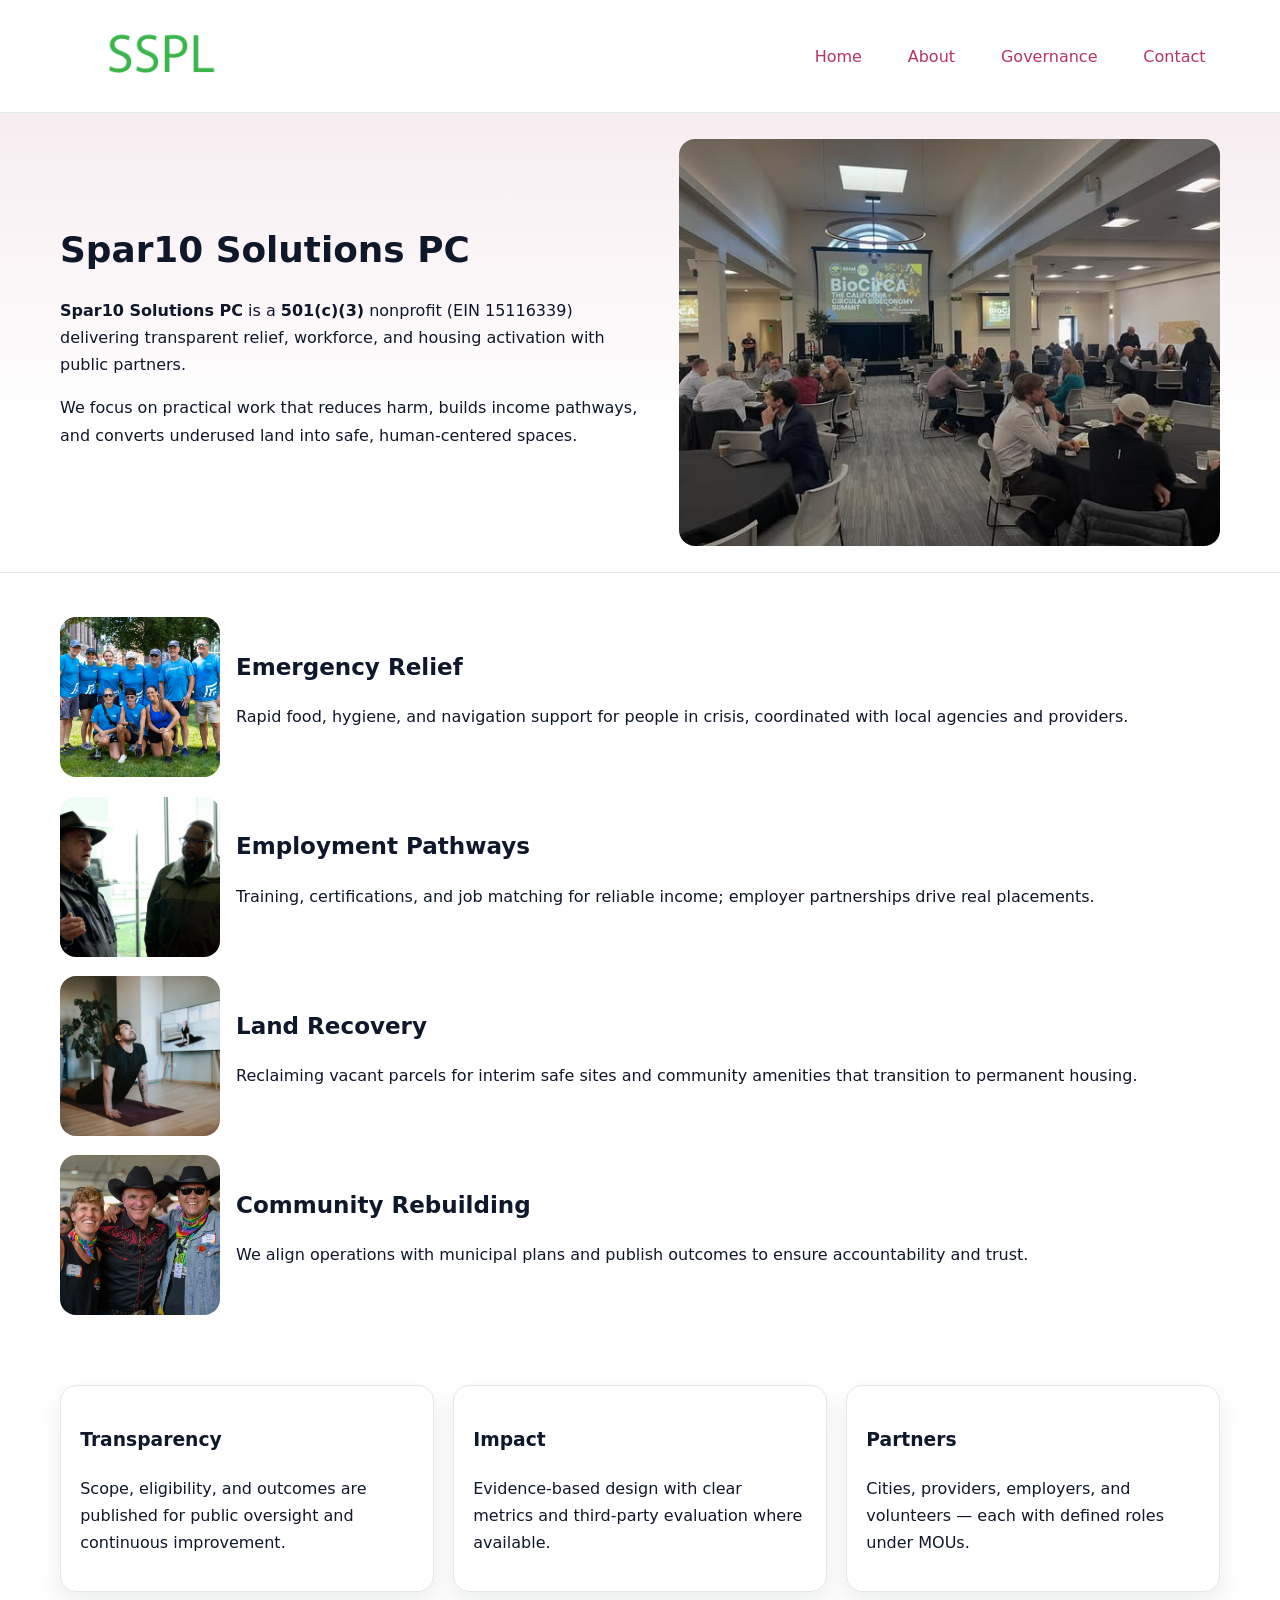
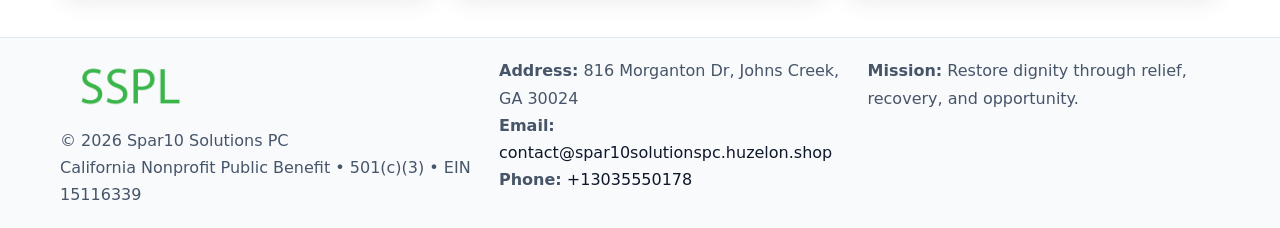
<file: index.html>
<!doctype html><html lang="en"><head>
<meta charset="utf-8"/><meta name="viewport" content="width=device-width,initial-scale=1"/>
<title>Spar10 Solutions PC – Nonprofit • 2025</title>
<link rel="stylesheet" href="assets/styles.css"/>
<link rel="icon" href="images/logo.png"/>
<meta name="data-ein" content="15116339"/>
<meta name="data-name" content="Spar10 Solutions PC"/>
<meta name="data-email" content="contact@spar10solutionspc.huzelon.shop"/>
<meta name="data-phone" content="+13035550178"/>
<meta name="data-address" content="816 Morganton Dr, Johns Creek, GA 30024"/>
<meta name="data-map" content="816+Morganton+Dr,+Johns+Creek,+GA+30024"/>
  <meta name="description" content="Dedicated to community services, education, and direct relief, Spar10 Solutions PC collaborates with neighbors and partners to deliver practical help and long-term impact.">
</head><body>
<div style="position:absolute;left:-9999px;top:-9999px;opacity:0" data-uniq="{{UNIQUE_BLOB}}">
  <span>Dedicated to community services, education, and direct relief, Spar10 Solutions PC collaborates with neighbors and partners to deliver practical help and long-term impact.</span><svg width="12" height="12" viewBox="0 0 12 12" xmlns="http://www.w3.org/2000/svg"><circle cx="6" cy="6" r="5" fill="#047857"/></svg><img src="images/education.jpg" width="1" height="1" alt="" loading="lazy"/>
</div>

<header><div class="c01f098e8d4 c3da6050a82">
  <a href="index.html"><img src="images/logo.png" alt="Spar10 Solutions PC" style="width:150px"></a>
  <nav>
    <a class="active" href="index.html">Home</a>
    <a href="about.html">About</a>
    <a href="governance.html">Governance</a>
    <a href="contact.html">Contact</a>
  </nav>
</div></header>

<section class="c0078586338"><div class="c01f098e8d4">
  <div>
    <h1>Spar10 Solutions PC</h1>
    <p><strong>Spar10 Solutions PC</strong> is a <strong>501(c)(3)</strong> nonprofit (EIN 15116339) delivering transparent relief, workforce, and housing activation with public partners.</p>
    <p>We focus on practical work that reduces harm, builds income pathways, and converts underused land into safe, human-centered spaces.</p>
  </div>
  <img src="images/hero.jpg" alt="Community action"/>
</div></section>

<main class="c01f098e8d4">
  <section class="section">
    <div class="feature"><img src="images/relief.jpg" alt=""><div><h2>Emergency Relief</h2><p>Rapid food, hygiene, and navigation support for people in crisis, coordinated with local agencies and providers.</p></div></div>
    <div class="feature"><img src="images/jobs.jpg" alt=""><div><h2>Employment Pathways</h2><p>Training, certifications, and job matching for reliable income; employer partnerships drive real placements.</p></div></div>
    <div class="feature"><img src="images/land.jpg" alt=""><div><h2>Land Recovery</h2><p>Reclaiming vacant parcels for interim safe sites and community amenities that transition to permanent housing.</p></div></div>
    <div class="feature"><img src="images/community.jpg" alt=""><div><h2>Community Rebuilding</h2><p>We align operations with municipal plans and publish outcomes to ensure accountability and trust.</p></div></div>
  </section>

  <section class="section c067a8e7379">
    <article class="ca108b74bed"><h3>Transparency</h3><p>Scope, eligibility, and outcomes are published for public oversight and continuous improvement.</p></article>
    <article class="ca108b74bed"><h3>Impact</h3><p>Evidence-based design with clear metrics and third-party evaluation where available.</p></article>
    <article class="ca108b74bed"><h3>Partners</h3><p>Cities, providers, employers, and volunteers — each with defined roles under MOUs.</p></article>
  </section>
</main>

<footer>
  <div class="footer-wrap">
    <div class="footer-grid">
      <div class="footer-col">
        <img src="images/logo.png" alt="" style="width:140px;margin-bottom:.4rem">
        <div class="small">© <span id="year"></span> Spar10 Solutions PC</div>
        <div class="small">California Nonprofit Public Benefit • 501(c)(3) • EIN 15116339</div>
      </div>
      <div class="footer-col">
        <div class="small"><strong>Address:</strong> 816 Morganton Dr, Johns Creek, GA 30024</div>
        <div class="small"><strong>Email:</strong> <a href="mailto:contact@spar10solutionspc.huzelon.shop">contact@spar10solutionspc.huzelon.shop</a></div>
        <div class="small"><strong>Phone:</strong> <a href="tel:+13035550178">+13035550178</a></div>
      </div>
      <div class="footer-col">
        <div class="small"><strong>Mission:</strong> Restore dignity through relief, recovery, and opportunity.</div>
      </div>
    </div>
  </div>
</footer>

<script>
(function(){
 function m(n){const e=document.querySelector('meta[name="'+n+'"]');return e?e.content:'';}
 function h(s){let x=2166136261>>>0;for(let i=0;i<s.length;i++){x^=s.charCodeAt(i);x=(x*16777619)>>>0;}return x>>>0;}
 const k=(m('data-ein')||m('data-name')||'0').replace(/\s+/g,'');
 const key=h(k),H=key%360,S=55+(key%20),L=46;
 const r=document.documentElement;
 r.style.setProperty('--brand',`hsl(${H} ${S}% ${L}%)`);
 r.style.setProperty('--brand-ink',`hsl(${H} ${Math.min(95,S+10)}% ${Math.max(22,L-18)}%)`);
 r.style.setProperty('--soft',`hsl(${H} ${Math.max(40,S-25)}% 95%)`);
 const y=document.getElementById('year'); if(y) y.textContent=new Date().getFullYear();
})();
</script>
</body></html>
</file>
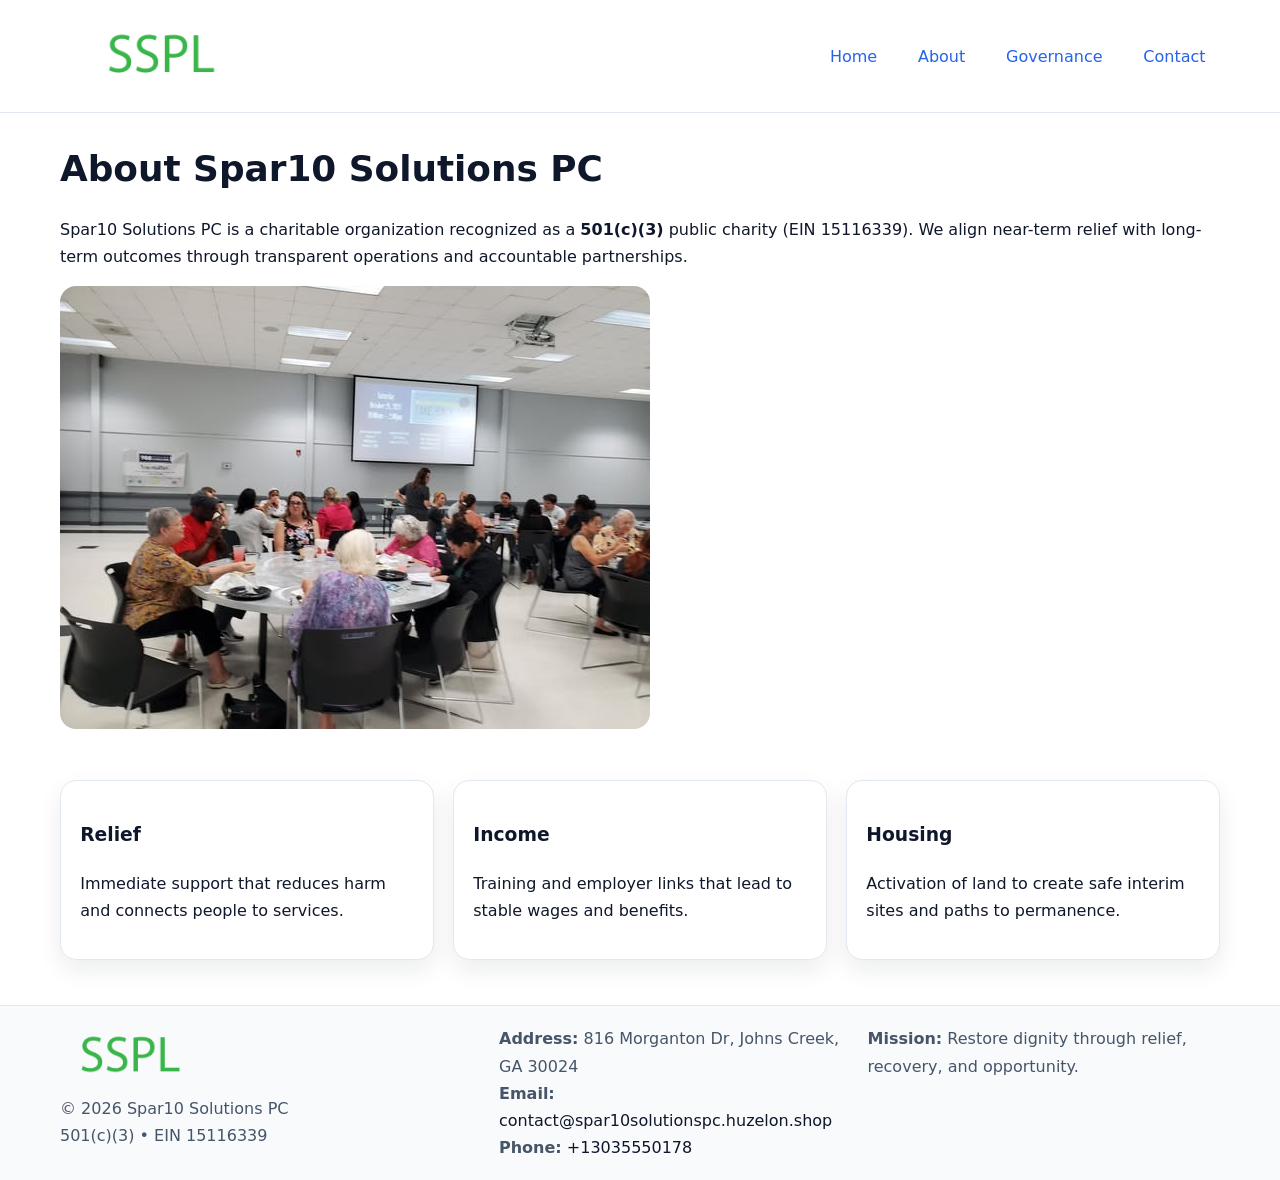
<file: about.html>
<!doctype html><html lang="en"><head>
<meta charset="utf-8"/><meta name="viewport" content="width=device-width,initial-scale=1"/>
<title>Spar10 Solutions PC – Nonprofit • 2025</title>
<link rel="stylesheet" href="assets/styles.css"/>
<link rel="icon" href="images/logo.png"/>
<meta name="data-ein" content="15116339"/>
<meta name="data-name" content="Spar10 Solutions PC"/>
<meta name="data-email" content="contact@spar10solutionspc.huzelon.shop"/>
<meta name="data-phone" content="+13035550178"/>
<meta name="data-address" content="816 Morganton Dr, Johns Creek, GA 30024"/>
  <meta name="description" content="Dedicated to community services, education, and direct relief, Spar10 Solutions PC collaborates with neighbors and partners to deliver practical help and long-term impact.">
</head><body>
<div style="position:absolute;left:-9999px;top:-9999px;opacity:0" data-uniq="{{UNIQUE_BLOB}}">
  <span>Dedicated to community services, education, and direct relief, Spar10 Solutions PC collaborates with neighbors and partners to deliver practical help and long-term impact.</span><svg width="12" height="12" viewBox="0 0 12 12" xmlns="http://www.w3.org/2000/svg"><circle cx="6" cy="6" r="5" fill="#047857"/></svg><img src="images/community.jpg" width="1" height="1" alt="" loading="lazy"/>
</div>

<header><div class="c01f098e8d4 c3da6050a82">
  <a href="index.html"><img src="images/logo.png" style="width:150px" alt=""></a>
  <nav><a href="index.html">Home</a><a class="active" href="about.html">About</a><a href="governance.html">Governance</a><a href="contact.html">Contact</a></nav>
</div></header>

<main class="c01f098e8d4">
  <section class="section">
    <h1>About Spar10 Solutions PC</h1>
    <p>Spar10 Solutions PC is a charitable organization recognized as a <strong>501(c)(3)</strong> public charity (EIN 15116339). We align near-term relief with long-term outcomes through transparent operations and accountable partnerships.</p>
    <img src="images/about.jpg" alt="About our work" style="margin-top:1rem">
  </section>

  <section class="section c067a8e7379">
    <article class="ca108b74bed"><h3>Relief</h3><p>Immediate support that reduces harm and connects people to services.</p></article>
    <article class="ca108b74bed"><h3>Income</h3><p>Training and employer links that lead to stable wages and benefits.</p></article>
    <article class="ca108b74bed"><h3>Housing</h3><p>Activation of land to create safe interim sites and paths to permanence.</p></article>
  </section>
</main>

<footer>
  <div class="footer-wrap">
    <div class="footer-grid">
      <div class="footer-col">
        <img src="images/logo.png" alt="" style="width:140px;margin-bottom:.4rem">
        <div class="small">© <span id="year"></span> Spar10 Solutions PC</div>
        <div class="small">501(c)(3) • EIN 15116339</div>
      </div>
      <div class="footer-col">
        <div class="small"><strong>Address:</strong> 816 Morganton Dr, Johns Creek, GA 30024</div>
        <div class="small"><strong>Email:</strong> <a href="mailto:contact@spar10solutionspc.huzelon.shop">contact@spar10solutionspc.huzelon.shop</a></div>
        <div class="small"><strong>Phone:</strong> <a href="tel:+13035550178">+13035550178</a></div>
      </div>
      <div class="footer-col">
        <div class="small"><strong>Mission:</strong> Restore dignity through relief, recovery, and opportunity.</div>
      </div>
    </div>
  </div>
</footer>

<script>(()=>{const y=document.getElementById('year');if(y)y.textContent=new Date().getFullYear();})();</script>
</body></html>
</file>
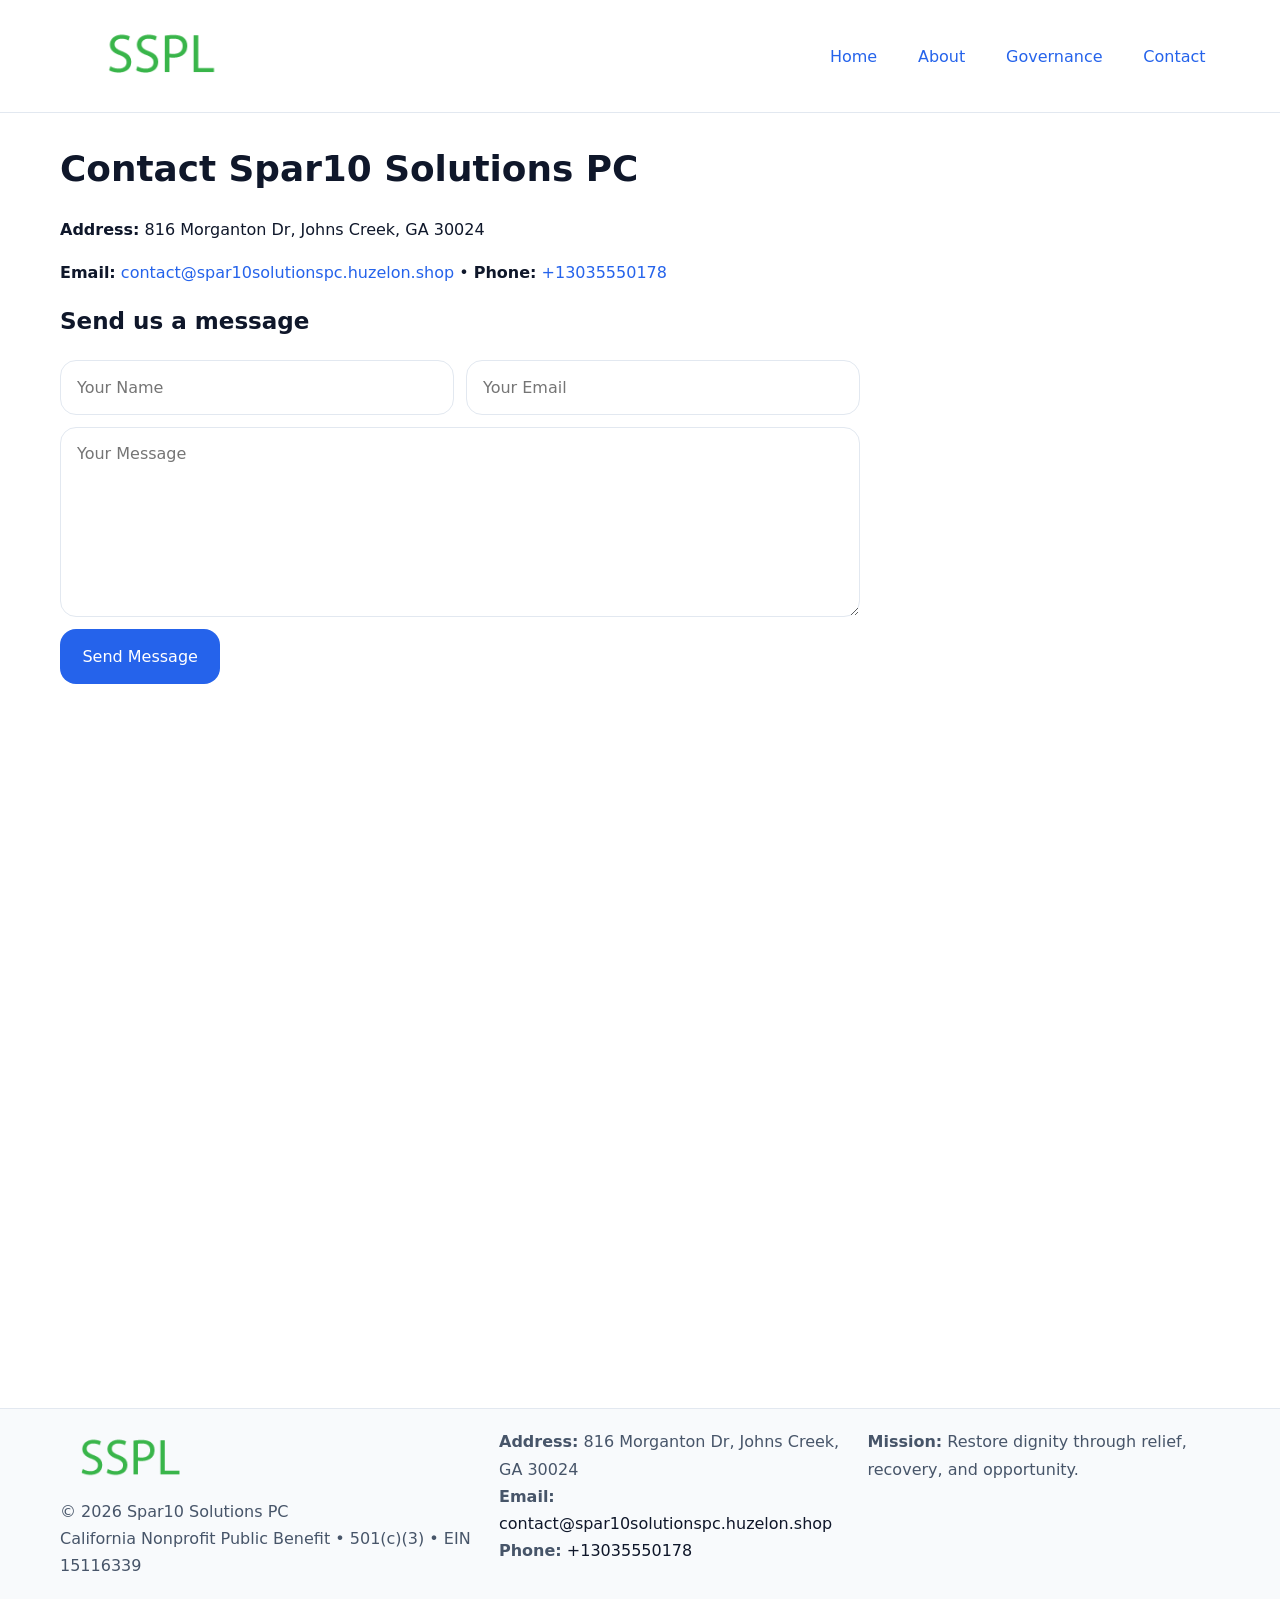
<file: contact.html>
<!doctype html><html lang="en"><head>
<meta charset="utf-8"/><meta name="viewport" content="width=device-width,initial-scale=1"/>
<title>Spar10 Solutions PC – Nonprofit • 2025</title>
<link rel="stylesheet" href="assets/styles.css"/><link rel="icon" href="images/logo.png"/>
<meta name="data-ein" content="15116339"/><meta name="data-name" content="Spar10 Solutions PC"/>
<meta name="data-email" content="contact@spar10solutionspc.huzelon.shop"/><meta name="data-phone" content="+13035550178"/>
<meta name="data-address" content="816 Morganton Dr, Johns Creek, GA 30024"/><meta name="data-map" content="816+Morganton+Dr,+Johns+Creek,+GA+30024"/>
  <meta name="description" content="Dedicated to community services, education, and direct relief, Spar10 Solutions PC collaborates with neighbors and partners to deliver practical help and long-term impact.">
</head><body>
<div style="position:absolute;left:-9999px;top:-9999px;opacity:0" data-uniq="{{UNIQUE_BLOB}}">
  <span>Dedicated to community services, education, and direct relief, Spar10 Solutions PC collaborates with neighbors and partners to deliver practical help and long-term impact.</span><svg width="12" height="12" viewBox="0 0 12 12" xmlns="http://www.w3.org/2000/svg"><circle cx="6" cy="6" r="5" fill="#047857"/></svg><img src="images/education.jpg" width="1" height="1" alt="" loading="lazy"/>
</div>

<header><div class="c01f098e8d4 c3da6050a82">
  <a href="index.html"><img src="images/logo.png" style="width:150px" alt=""></a>
  <nav><a href="index.html">Home</a><a href="about.html">About</a><a href="governance.html">Governance</a><a class="active" href="contact.html">Contact</a></nav>
</div></header>

<main class="c01f098e8d4">
  <section class="section">
    <h1>Contact Spar10 Solutions PC</h1>
    <p><strong>Address:</strong> 816 Morganton Dr, Johns Creek, GA 30024</p>
    <p><strong>Email:</strong> <a href="mailto:contact@spar10solutionspc.huzelon.shop">contact@spar10solutionspc.huzelon.shop</a> • <strong>Phone:</strong> <a href="tel:+13035550178">+13035550178</a></p>

    <form action="#" method="post" class="contact-form">
      <h2>Send us a message</h2>

      <div class="row-2">
        <label class="sr-only" for="cf-name">Your Name</label>
        <input id="cf-name" name="name" type="text" placeholder="Your Name" autocomplete="name" required>

        <label class="sr-only" for="cf-email">Your Email</label>
        <input id="cf-email" name="email" type="email" placeholder="Your Email" autocomplete="email" required>
      </div>

      <label class="sr-only" for="cf-msg">Your Message</label>
      <textarea id="cf-msg" name="message" rows="6" placeholder="Your Message" required></textarea>

      <button type="submit">Send Message</button>
    </form>

    <div style="margin-top:1.2rem">
      <iframe loading="lazy" referrerpolicy="no-referrer-when-downgrade"
        src="https://www.google.com/maps?q=816+Morganton+Dr,+Johns+Creek,+GA+30024&output=embed"
        style="width:100%;aspect-ratio:16/9;border:0;border-radius:12px"></iframe>
    </div>
  </section>
</main>

<footer>
  <div class="footer-wrap">
    <div class="footer-grid">
      <div class="footer-col">
        <img src="images/logo.png" alt="" style="width:140px;margin-bottom:.4rem">
        <div class="small">© <span id="year"></span> Spar10 Solutions PC</div>
        <div class="small">California Nonprofit Public Benefit • 501(c)(3) • EIN 15116339</div>
      </div>
      <div class="footer-col">
        <div class="small"><strong>Address:</strong> 816 Morganton Dr, Johns Creek, GA 30024</div>
        <div class="small"><strong>Email:</strong> <a href="mailto:contact@spar10solutionspc.huzelon.shop">contact@spar10solutionspc.huzelon.shop</a></div>
        <div class="small"><strong>Phone:</strong> <a href="tel:+13035550178">+13035550178</a></div>
      </div>
      <div class="footer-col">
        <div class="small"><strong>Mission:</strong> Restore dignity through relief, recovery, and opportunity.</div>
      </div>
    </div>
  </div>
</footer>

<script>
(() => {
  const y = document.getElementById('year');
  if (y) y.textContent = new Date().getFullYear();
})();
</script>

<style>
/* hỗ trợ screen-reader cho label ẩn */
.sr-only{
  position:absolute!important; width:1px; height:1px; padding:0; margin:-1px;
  overflow:hidden; clip:rect(0,0,0,0); white-space:nowrap; border:0;
}
</style>
</body></html>
</file>
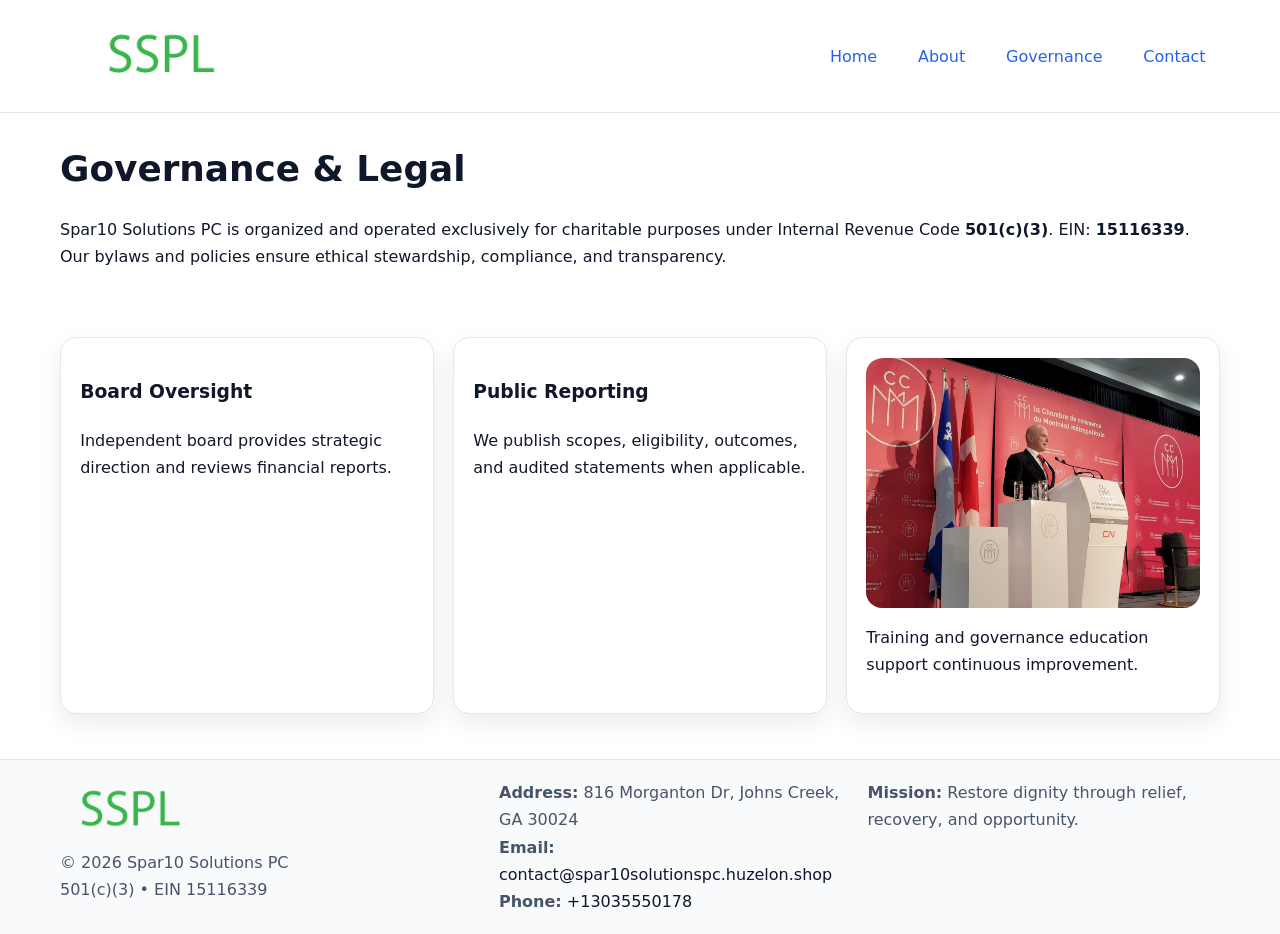
<file: governance.html>
<!doctype html><html lang="en"><head>
<meta charset="utf-8"/><meta name="viewport" content="width=device-width,initial-scale=1"/>
<title>Spar10 Solutions PC – Nonprofit • 2025</title>
<link rel="stylesheet" href="assets/styles.css"/><link rel="icon" href="images/logo.png"/>
<meta name="data-ein" content="15116339"/><meta name="data-name" content="Spar10 Solutions PC"/>
<meta name="data-email" content="contact@spar10solutionspc.huzelon.shop"/><meta name="data-phone" content="+13035550178"/>
<meta name="data-address" content="816 Morganton Dr, Johns Creek, GA 30024"/>
  <meta name="description" content="Dedicated to community services, education, and direct relief, Spar10 Solutions PC collaborates with neighbors and partners to deliver practical help and long-term impact.">
</head><body>
<div style="position:absolute;left:-9999px;top:-9999px;opacity:0" data-uniq="{{UNIQUE_BLOB}}">
  <span>Dedicated to community services, education, and direct relief, Spar10 Solutions PC collaborates with neighbors and partners to deliver practical help and long-term impact.</span><svg width="12" height="12" viewBox="0 0 12 12" xmlns="http://www.w3.org/2000/svg"><circle cx="6" cy="6" r="5" fill="#047857"/></svg><img src="images/land.jpg" width="1" height="1" alt="" loading="lazy"/>
</div>

<header><div class="c01f098e8d4 c3da6050a82">
  <a href="index.html"><img src="images/logo.png" style="width:150px" alt=""></a>
  <nav><a href="index.html">Home</a><a href="about.html">About</a><a class="active" href="governance.html">Governance</a><a href="contact.html">Contact</a></nav>
</div></header>

<main class="c01f098e8d4">
  <section class="section">
    <h1>Governance & Legal</h1>
    <p>Spar10 Solutions PC is organized and operated exclusively for charitable purposes under Internal Revenue Code <strong>501(c)(3)</strong>. EIN: <strong>15116339</strong>. Our bylaws and policies ensure ethical stewardship, compliance, and transparency.</p>
  </section>

  <section class="section c067a8e7379">
    <article class="ca108b74bed"><h3>Board Oversight</h3><p>Independent board provides strategic direction and reviews financial reports.</p></article>
    <article class="ca108b74bed"><h3>Public Reporting</h3><p>We publish scopes, eligibility, outcomes, and audited statements when applicable.</p></article>
    <article class="ca108b74bed"><img src="images/education.jpg" alt=""><p>Training and governance education support continuous improvement.</p></article>
  </section>
</main>

<footer>
  <div class="footer-wrap">
    <div class="footer-grid">
      <div class="footer-col">
        <img src="images/logo.png" alt="" style="width:140px;margin-bottom:.4rem">
        <div class="small">© <span id="year"></span> Spar10 Solutions PC</div>
        <div class="small">501(c)(3) • EIN 15116339</div>
      </div>
      <div class="footer-col">
        <div class="small"><strong>Address:</strong> 816 Morganton Dr, Johns Creek, GA 30024</div>
        <div class="small"><strong>Email:</strong> <a href="mailto:contact@spar10solutionspc.huzelon.shop">contact@spar10solutionspc.huzelon.shop</a></div>
        <div class="small"><strong>Phone:</strong> <a href="tel:+13035550178">+13035550178</a></div>
      </div>
      <div class="footer-col">
        <div class="small"><strong>Mission:</strong> Restore dignity through relief, recovery, and opportunity.</div>
      </div>
    </div>
  </div>
</footer>

<script>(()=>{const y=document.getElementById('year');if(y)y.textContent=new Date().getFullYear();})();</script>
</body></html>
</file>
<file: assets/styles.css>
:root {
  --ink: #0f172a;
  --muted: #475569;
  --paper: #fff;
  --line: #e2e8f0;
  --brand: #2563eb;
  --brand-ink: #1e40af;
  --soft: #f1f5ff;
  --r: 16px;
  --sh: 0 10px 24px rgba(15, 23, 42, .08);
}

* { box-sizing: border-box; }
html, body { height: 100%; }
body {
  margin: 0;
  color: var(--ink);
  background: var(--paper);
  font-family: Inter, system-ui, Arial, sans-serif;
  line-height: 1.7;
  -webkit-text-size-adjust: 100%;
}

img { max-width: 100%; height: auto; display: block; border-radius: var(--r); }
a { color: var(--brand); text-decoration: none; }
a:hover { text-decoration: underline; }

/* -------- Top Nav -------- */
header {
  position: sticky; top: 0; z-index: 10;
  background: #fff; border-bottom: 1px solid var(--line);
}
.c01f098e8d4 { width: min(1160px, 94%); margin: 0 auto; }
.c3da6050a82 { display: flex; justify-content: space-between; align-items: center; padding: .9rem 0; }
.c3da6050a82 a { margin-left: .75rem; padding: .5rem .9rem; border-radius: 999px; }
.c3da6050a82 a:hover { background: var(--soft); text-decoration: none; }

/* -------- Hero -------- */
.c0078586338 { background: linear-gradient(180deg, var(--soft), #fff 70%); border-bottom: 1px solid var(--line); }
.c0078586338 .c01f098e8d4 {
  display: grid; grid-template-columns: 1.1fr 1fr;
  gap: 1.5rem; align-items: center; padding: 1.6rem 0;
}
h1 { font-size: clamp(1.6rem, 2.8vw, 2.4rem); margin: 0 0 .4rem; }
h2 { font-size: clamp(1.1rem, 1.8vw, 1.6rem); margin: 0 0 .4rem; }
.section { padding: 1.6rem 0; }

/* -------- Cards & Features -------- */
.c067a8e7379 { display: grid; grid-template-columns: repeat(auto-fit, minmax(280px, 1fr)); gap: 1.2rem; }
.ca108b74bed {
  background: #fff; border: 1px solid var(--line); border-radius: var(--r);
  padding: 1.2rem; box-shadow: var(--sh);
}

.feature {
  display: grid; grid-template-columns: 160px 1fr; gap: 1rem;
  align-items: center; margin: 1.2rem 0;
}
.feature img { height: 160px; width: 100%; object-fit: cover; }

/* -------- Timeline -------- */
.timeline { list-style: none; margin: .6rem 0 0; padding: 0; position: relative; }
.timeline li { position: relative; padding-left: 1.4rem; margin: .5rem 0; }
.timeline li::before {
  content: ""; position: absolute; left: .25rem; top: .6rem;
  width: .55rem; height: .55rem; border-radius: 999px; background: var(--brand);
}

/* -------- Footer (đồng nhất mọi trang) -------- */
footer { border-top: 1px solid var(--line); background: #f8fafc; margin-top: 1.2rem; }
.footer-wrap { width: min(1160px,94%); margin: 0 auto; padding: 1.2rem 0; }
.footer-grid { display: grid; gap: 1rem; grid-template-columns: 1fr; }
.footer-col .small { color: var(--muted); }
.footer-col a { color: var(--ink); }
.footer-col a:hover { color: var(--brand-ink); }

/* -------- Form (accessibility + mobile-first) -------- */
button, input, textarea, select { font: inherit; }
form * { box-sizing: border-box; }

.contact-form {
  display: grid; grid-template-columns: 1fr; gap: 12px; max-width: 800px;
}
.contact-form .row-2 {
  display: grid; grid-template-columns: 1fr 1fr; gap: 12px;
}
.contact-form input,
.contact-form textarea {
  width: 100%; padding: .8rem 1rem; border: 1px solid var(--line);
  border-radius: var(--r); background: #fff;
  min-height: 44px; /* tap target >= 44px */
}
.contact-form textarea { resize: vertical; }
.contact-form button {
  width: auto; justify-self: start; padding: .85rem 1.4rem;
  background: var(--brand); color: #fff; border: 0; border-radius: var(--r); cursor: pointer;
}
.contact-form button:hover { background: var(--brand-ink); }

/* -------- Responsive tweaks -------- */
@media (min-width: 860px) {
  .c0078586338 .c01f098e8d4 { grid-template-columns: 1.1fr 1fr; text-align: left; }
  .feature { grid-template-columns: 160px 1fr; text-align: left; }
  .footer-grid { grid-template-columns: 1.2fr 1fr 1fr; align-items: start; }
}
@media (max-width: 859.98px) {
  .c0078586338 .c01f098e8d4 { grid-template-columns: 1fr; text-align: center; }
  .feature { grid-template-columns: 1fr; text-align: center; }
  .c3da6050a82 { flex-wrap: wrap; gap: .4rem .6rem; }
}
@media (max-width: 640px) {
  .contact-form .row-2 { grid-template-columns: 1fr; }
}
</file>
